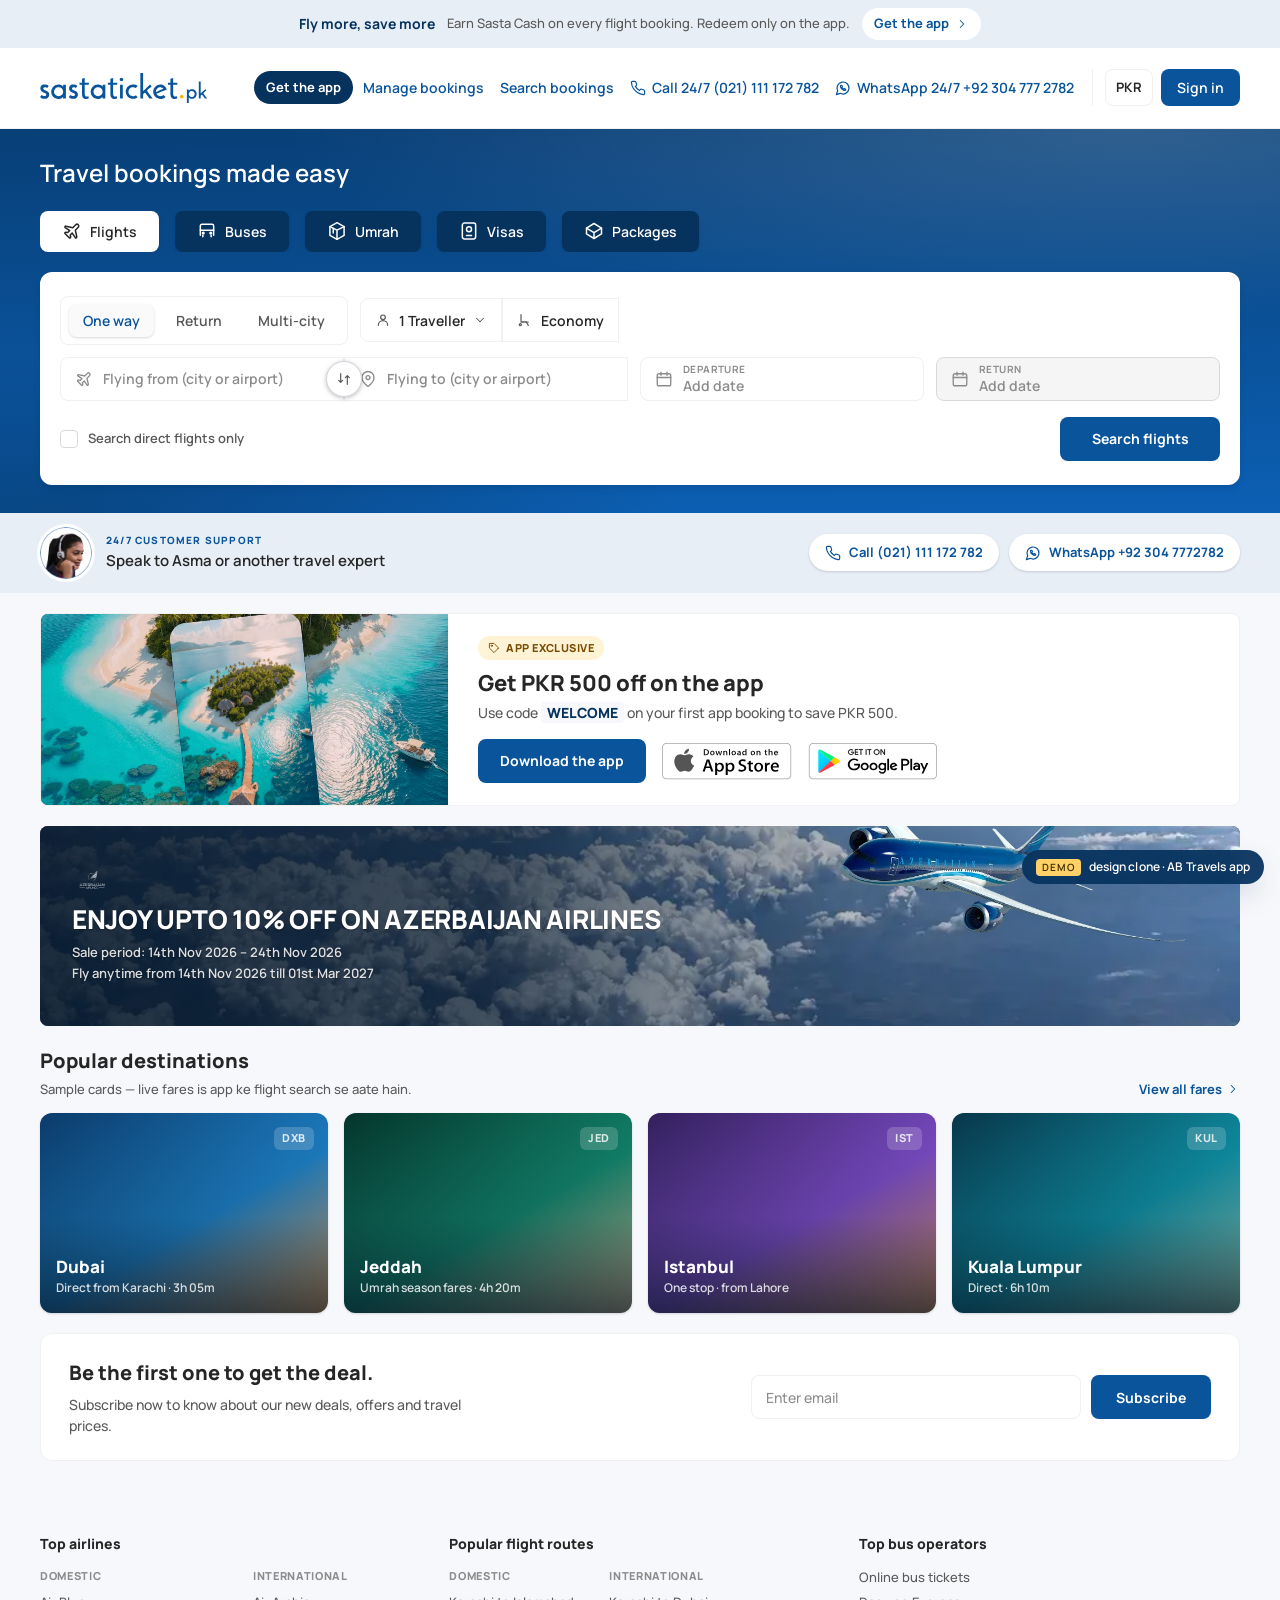
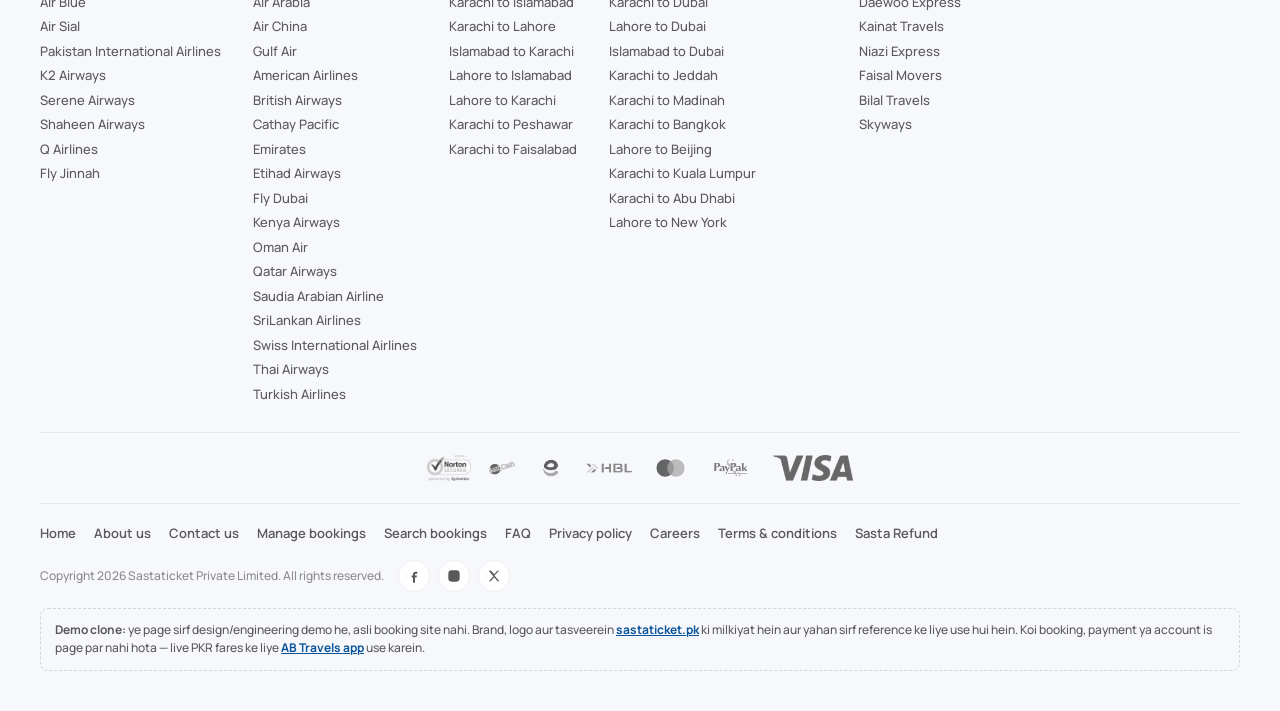
<file: demos/sastaticket-clone/index.html>
<!doctype html>
<html lang="en">
  <head>
    <meta charset="utf-8" />
    <meta name="viewport" content="width=device-width, initial-scale=1" />
    <title>sastaticket.pk clone — cheap flights, Umrah services, holiday packages, and bus services</title>
    <meta
      name="description"
      content="Design clone demo of the sastaticket.pk homepage: flight and bus search widget, offers, and footer. Not a booking site."
    />
    <link rel="icon" href="assets/logo-favicon-blue-bg.svg" type="image/svg+xml" />
    <link rel="stylesheet" href="styles.css" />
  </head>
  <body>
    <!-- Icon sprite ------------------------------------------------------- -->
    <svg
      xmlns="http://www.w3.org/2000/svg"
      style="display: none"
      aria-hidden="true"
      fill="none"
      stroke="currentColor"
      stroke-width="1.8"
      stroke-linecap="round"
      stroke-linejoin="round"
    >
      <symbol id="i-plane" viewBox="0 0 24 24">
        <path d="M17.8 19.2 16 11l3.5-3.5a2.12 2.12 0 0 0-3-3L13 8 4.8 6.2a1 1 0 0 0-1 1.7L9.3 11.5 6.9 13.9l-2.3-.5a1 1 0 0 0-1 1.6l2.6 2.6 2.6 2.6a1 1 0 0 0 1.6-1l-.5-2.3 2.4-2.4 3.6 5.5a1 1 0 0 0 1.7-1z" />
      </symbol>
      <symbol id="i-bus" viewBox="0 0 24 24">
        <path d="M4 17V6a2 2 0 0 1 2-2h12a2 2 0 0 1 2 2v11" />
        <path d="M4 11h16" />
        <path d="M7 17v2M17 17v2" />
        <circle cx="7.5" cy="14.5" r="1" />
        <circle cx="16.5" cy="14.5" r="1" />
      </symbol>
      <symbol id="i-kaaba" viewBox="0 0 24 24">
        <path d="M12 2 3.5 6.7v10.6L12 22l8.5-4.7V6.7z" />
        <path d="M3.5 6.7 12 11l8.5-4.3M12 11v11" />
        <path d="M7.5 8.9v5.4" />
      </symbol>
      <symbol id="i-passport" viewBox="0 0 24 24">
        <rect x="4" y="2.5" width="16" height="19" rx="2.5" />
        <circle cx="12" cy="10" r="3" />
        <path d="M9 17.5h6" />
      </symbol>
      <symbol id="i-package" viewBox="0 0 24 24">
        <path d="M3 8.5 12 3l9 5.5v7L12 21l-9-5.5z" />
        <path d="M3 8.5 12 14l9-5.5M12 14v7" />
      </symbol>
      <symbol id="i-phone" viewBox="0 0 24 24">
        <path d="M22 16.9v3a2 2 0 0 1-2.2 2 19.8 19.8 0 0 1-8.6-3.1 19.5 19.5 0 0 1-6-6A19.8 19.8 0 0 1 2.1 4.2 2 2 0 0 1 4.1 2h3a2 2 0 0 1 2 1.7c.1.9.4 1.8.7 2.6a2 2 0 0 1-.5 2.1L8.1 9.6a16 16 0 0 0 6 6l1.2-1.2a2 2 0 0 1 2.1-.5c.8.3 1.7.6 2.6.7a2 2 0 0 1 1.7 2z" />
      </symbol>
      <symbol id="i-whatsapp" viewBox="0 0 24 24">
        <path d="M7.9 20A9 9 0 1 0 4 16.1L2 22Z" />
        <path d="M8.6 8.4c.2-.5.4-.5.7-.5h.5c.2 0 .4 0 .6.5l.7 1.6c.1.3 0 .5-.2.7l-.5.5c-.2.2-.2.4 0 .7.3.5.9 1.2 1.6 1.6.4.2.5.2.7 0l.5-.5c.2-.2.4-.2.7-.1l1.6.7c.4.2.5.4.5.6v.5c0 .3 0 .5-.5.7-.5.2-1.2.3-1.9.1-1.6-.5-3.2-1.7-4.2-3-1-1.3-1.3-2.4-1.1-3.6z" />
      </symbol>
      <symbol id="i-chevron-down" viewBox="0 0 24 24">
        <path d="m6 9 6 6 6-6" />
      </symbol>
      <symbol id="i-chevron-left" viewBox="0 0 24 24">
        <path d="m15 18-6-6 6-6" />
      </symbol>
      <symbol id="i-chevron-right" viewBox="0 0 24 24">
        <path d="m9 18 6-6-6-6" />
      </symbol>
      <symbol id="i-calendar" viewBox="0 0 24 24">
        <rect x="3" y="5" width="18" height="16" rx="2.5" />
        <path d="M8 3v4M16 3v4M3 10h18" />
      </symbol>
      <symbol id="i-swap" viewBox="0 0 24 24">
        <path d="M7 4v13M7 17l-3-3M7 17l3-3" />
        <path d="M17 20V7M17 7l-3 3M17 7l3 3" />
      </symbol>
      <symbol id="i-check" viewBox="0 0 24 24">
        <path d="m5 12 4.5 4.5L19 7" />
      </symbol>
      <symbol id="i-user" viewBox="0 0 24 24">
        <circle cx="12" cy="8" r="3.5" />
        <path d="M5 20a7 7 0 0 1 14 0" />
      </symbol>
      <symbol id="i-seat" viewBox="0 0 24 24">
        <path d="M6 4v9a2 2 0 0 0 2 2h6l3 5" />
        <path d="M6 15h11" />
        <circle cx="5" cy="19" r="1.6" />
      </symbol>
      <symbol id="i-pin" viewBox="0 0 24 24">
        <path d="M20 10c0 6-8 12-8 12S4 16 4 10a8 8 0 0 1 16 0z" />
        <circle cx="12" cy="10" r="2.6" />
      </symbol>
      <symbol id="i-tag" viewBox="0 0 24 24">
        <path d="M20.6 12.6 12 21.2 2.8 12V2.8H12l8.6 8.6a1.2 1.2 0 0 1 0 1.2z" />
        <circle cx="7.5" cy="7.5" r="1.4" />
      </symbol>
      <symbol id="i-menu" viewBox="0 0 24 24">
        <path d="M4 7h16M4 12h16M4 17h16" />
      </symbol>
      <symbol id="i-close" viewBox="0 0 24 24">
        <path d="M6 6l12 12M18 6 6 18" />
      </symbol>
      <symbol id="i-facebook" viewBox="0 0 24 24" fill="currentColor" stroke="none">
        <path d="M14.5 8.5H17V5.6h-2.9c-2 0-3.6 1.6-3.6 3.6v2h-2v3h2V22h3v-7.8h2.4l.4-3h-2.8V9.4c0-.5.4-.9 1-.9z" />
      </symbol>
      <symbol id="i-instagram" viewBox="0 0 24 24">
        <rect x="3.5" y="3.5" width="17" height="17" rx="5" />
        <circle cx="12" cy="12" r="4" />
        <circle cx="17" cy="7" r="1" />
      </symbol>
      <symbol id="i-x" viewBox="0 0 24 24" fill="currentColor" stroke="none">
        <path d="M4 4l7 8.5L4.4 20H7l5.3-6 4.9 6H20l-7.3-8.8L19.6 4H17l-4.7 5.4L7.6 4z" />
      </symbol>
    </svg>

    <a class="demo-badge" href="../../index.html" title="Ye sastaticket.pk ka design clone demo he — AB Travels app par wapas">
      <span>Demo</span> design clone · AB Travels app
    </a>

    <!-- Top strip -------------------------------------------------------- -->
    <div class="topbar">
      <div class="wrap topbar-inner">
        <strong>Fly more, save more</strong>
        <p>Earn Sasta Cash on every flight booking. Redeem only on the app.</p>
        <a class="topbar-link" href="https://links.sastaticket.pk/download-app?p=hp-topbar" rel="noopener" target="_blank">
          Get the app
          <svg width="14" height="14" aria-hidden="true"><use href="#i-chevron-right" /></svg>
        </a>
      </div>
    </div>

    <!-- Header ---------------------------------------------------------- -->
    <header class="site-header">
      <div class="wrap header-inner">
        <a class="brand" href="index.html" aria-label="sastaticket.pk clone home">
          <img src="assets/logo-full-name-blue.svg" alt="sastaticket.pk" />
        </a>
        <button class="header-toggle" id="navToggle" aria-expanded="false" aria-controls="headerNav" aria-label="Open menu">
          <svg width="22" height="22" aria-hidden="true"><use href="#i-menu" /></svg>
        </button>
        <nav class="header-nav" id="headerNav" aria-label="Main">
          <a class="pill-app" href="https://links.sastaticket.pk/download-app?p=header-app" target="_blank" rel="noopener">
            Get the app
          </a>
          <a class="nav-item" href="https://www.sastaticket.pk/air/account/bookings" target="_blank" rel="noopener">Manage bookings</a>
          <a class="nav-item" href="https://www.sastaticket.pk/air/bookings/search" target="_blank" rel="noopener">Search bookings</a>
          <a class="nav-item is-optional" href="tel:+9221111172782">
            <svg width="16" height="16" aria-hidden="true"><use href="#i-phone" /></svg>
            Call 24/7 (021) 111 172 782
          </a>
          <a class="nav-item is-optional" href="https://wa.me/923047772782" target="_blank" rel="noopener">
            <svg width="16" height="16" aria-hidden="true"><use href="#i-whatsapp" /></svg>
            WhatsApp 24/7 +92 304 777 2782
          </a>
          <span class="nav-actions">
            <button class="currency" type="button" title="Demo currency selector">PKR</button>
            <a class="signin" href="https://www.sastaticket.pk/air/account/bookings" target="_blank" rel="noopener">Sign in</a>
          </span>
        </nav>
      </div>
    </header>

    <main>
      <!-- Hero --------------------------------------------------------- -->
      <section class="hero">
        <div class="wrap hero-inner">
          <p class="hero-title">Travel bookings made easy</p>

          <div class="product-tabs" role="tablist" aria-label="Booking type">
            <button class="product-tab" type="button" role="tab" id="tab-flights" aria-selected="true" aria-controls="pane-flights" data-pane="flights">
              <svg width="20" height="20" aria-hidden="true"><use href="#i-plane" /></svg>
              Flights
            </button>
            <button class="product-tab" type="button" role="tab" id="tab-buses" aria-selected="false" aria-controls="pane-buses" data-pane="buses">
              <svg width="20" height="20" aria-hidden="true"><use href="#i-bus" /></svg>
              Buses
            </button>
            <button class="product-tab" type="button" role="tab" id="tab-umrah" aria-selected="false" aria-controls="pane-other" data-pane="umrah">
              <svg width="20" height="20" aria-hidden="true"><use href="#i-kaaba" /></svg>
              Umrah
            </button>
            <button class="product-tab" type="button" role="tab" id="tab-visas" aria-selected="false" aria-controls="pane-other" data-pane="visas">
              <svg width="20" height="20" aria-hidden="true"><use href="#i-passport" /></svg>
              Visas
            </button>
            <button class="product-tab" type="button" role="tab" id="tab-packages" aria-selected="false" aria-controls="pane-other" data-pane="packages">
              <svg width="20" height="20" aria-hidden="true"><use href="#i-package" /></svg>
              Packages
            </button>
          </div>

          <!-- Flights pane ---------------------------------------------- -->
          <div class="search-card" id="pane-flights" role="tabpanel" aria-labelledby="tab-flights">
            <div class="search-row">
              <div class="trip-switch" role="group" aria-label="Trip type">
                <button type="button" data-trip="oneway" aria-pressed="true">One way</button>
                <button type="button" data-trip="return" aria-pressed="false">Return</button>
                <button type="button" data-trip="multi" aria-pressed="false">Multi-city</button>
              </div>

              <div class="pax-switch">
                <button class="pax-field" type="button" id="paxBtn" aria-haspopup="dialog" aria-expanded="false" aria-controls="paxPop">
                  <svg width="16" height="16" aria-hidden="true"><use href="#i-user" /></svg>
                  <span class="pax-text" id="paxText">1 Traveller</span>
                  <svg width="14" height="14" aria-hidden="true"><use href="#i-chevron-down" /></svg>
                </button>
                <button class="pax-field" type="button" id="cabinBtn" aria-haspopup="dialog" aria-expanded="false" aria-controls="paxPop">
                  <svg width="16" height="16" aria-hidden="true"><use href="#i-seat" /></svg>
                  <span class="pax-text" id="cabinText">Economy</span>
                </button>

                <div class="popover pax-pop" id="paxPop" role="dialog" aria-label="Travellers and cabin class" hidden>
                  <div class="pax-row">
                    <div>
                      <p>Adults</p>
                      <small>12 years and above</small>
                    </div>
                    <div class="stepper">
                      <button type="button" data-step="adults" data-dir="-1" aria-label="Fewer adults" disabled>−</button>
                      <output id="outAdults">1</output>
                      <button type="button" data-step="adults" data-dir="1" aria-label="More adults">+</button>
                    </div>
                  </div>
                  <div class="pax-row">
                    <div>
                      <p>Children</p>
                      <small>2 to 11 years</small>
                    </div>
                    <div class="stepper">
                      <button type="button" data-step="children" data-dir="-1" aria-label="Fewer children" disabled>−</button>
                      <output id="outChildren">0</output>
                      <button type="button" data-step="children" data-dir="1" aria-label="More children">+</button>
                    </div>
                  </div>
                  <div class="pax-row">
                    <div>
                      <p>Infants</p>
                      <small>Under 2 years, on lap</small>
                    </div>
                    <div class="stepper">
                      <button type="button" data-step="infants" data-dir="-1" aria-label="Fewer infants" disabled>−</button>
                      <output id="outInfants">0</output>
                      <button type="button" data-step="infants" data-dir="1" aria-label="More infants">+</button>
                    </div>
                  </div>
                  <ul class="cabin-list" role="radiogroup" aria-label="Cabin class">
                    <li><button type="button" role="radio" aria-checked="true" data-cabin="Economy">Economy</button></li>
                    <li><button type="button" role="radio" aria-checked="false" data-cabin="Premium economy">Premium economy</button></li>
                    <li><button type="button" role="radio" aria-checked="false" data-cabin="Business">Business</button></li>
                    <li><button type="button" role="radio" aria-checked="false" data-cabin="First">First</button></li>
                  </ul>
                </div>
              </div>
            </div>

            <div class="search-fields">
              <div class="airport-pair">
                <div class="airport-field" id="fromField">
                  <svg width="18" height="18" aria-hidden="true"><use href="#i-plane" /></svg>
                  <label for="fromInput">From</label>
                  <input
                    class="field-value"
                    id="fromInput"
                    type="text"
                    placeholder="Flying from (city or airport)"
                    autocomplete="off"
                    role="combobox"
                    aria-expanded="false"
                    aria-controls="cityPop"
                    aria-autocomplete="list"
                  />
                </div>
                <button class="swap-btn" type="button" id="swapBtn" aria-label="Swap origin and destination">
                  <svg width="16" height="16" aria-hidden="true"><use href="#i-swap" /></svg>
                </button>
                <div class="airport-field" id="toField">
                  <svg width="18" height="18" aria-hidden="true"><use href="#i-pin" /></svg>
                  <label for="toInput">To</label>
                  <input
                    class="field-value"
                    id="toInput"
                    type="text"
                    placeholder="Flying to (city or airport)"
                    autocomplete="off"
                    role="combobox"
                    aria-expanded="false"
                    aria-controls="cityPop"
                    aria-autocomplete="list"
                  />
                </div>
                <div class="popover city-pop" id="cityPop" role="listbox" aria-label="Cities" hidden></div>
              </div>

              <button class="date-field" type="button" id="depBtn" aria-haspopup="dialog" aria-expanded="false" aria-controls="calPop">
                <svg width="18" height="18" aria-hidden="true"><use href="#i-calendar" /></svg>
                <span>
                  <span class="date-caption">Departure</span>
                  <span class="date-value" id="depValue" data-empty="true">Add date</span>
                </span>
              </button>

              <button class="date-field" type="button" id="retBtn" aria-haspopup="dialog" aria-expanded="false" aria-controls="calPop" disabled>
                <svg width="18" height="18" aria-hidden="true"><use href="#i-calendar" /></svg>
                <span>
                  <span class="date-caption">Return</span>
                  <span class="date-value" id="retValue" data-empty="true">Add date</span>
                </span>
              </button>

              <div class="popover cal-pop" id="calPop" role="dialog" aria-label="Choose a date" hidden></div>
            </div>

            <div class="search-foot">
              <label class="checkbox">
                <input type="checkbox" id="nonstop" />
                <span class="box"><svg width="12" height="12" aria-hidden="true"><use href="#i-check" /></svg></span>
                Search direct flights only
              </label>
              <button class="btn-primary" type="button" id="searchBtn">Search flights</button>
            </div>

            <div class="notice" id="notice" hidden></div>
          </div>

          <!-- Buses pane ------------------------------------------------ -->
          <div class="search-card bus-panel" id="pane-buses" role="tabpanel" aria-labelledby="tab-buses" hidden>
            <div class="search-row">
              <div class="trip-switch" role="group" aria-label="Trip type">
                <button type="button" aria-pressed="true" disabled>One way</button>
                <button type="button" aria-pressed="false" disabled>Return</button>
              </div>
            </div>
            <div class="bus-fields">
              <div class="airport-pair">
                <div class="airport-field">
                  <svg width="18" height="18" aria-hidden="true"><use href="#i-pin" /></svg>
                  <label for="busFrom">From</label>
                  <input class="field-value" id="busFrom" type="text" placeholder="Departure city" autocomplete="off" />
                </div>
                <div class="airport-field">
                  <svg width="18" height="18" aria-hidden="true"><use href="#i-pin" /></svg>
                  <label for="busTo">To</label>
                  <input class="field-value" id="busTo" type="text" placeholder="Arrival city" autocomplete="off" />
                </div>
              </div>
              <button class="date-field" type="button" id="busDateBtn">
                <svg width="18" height="18" aria-hidden="true"><use href="#i-calendar" /></svg>
                <span>
                  <span class="date-caption">Travel date</span>
                  <span class="date-value" id="busDateValue" data-empty="true">Add date</span>
                </span>
              </button>
            </div>
            <p class="bus-note">Online bus tickets: Daewoo Express, Faisal Movers, Niazi Express, Kainat Travels.</p>
            <div class="search-foot">
              <span></span>
              <button class="btn-primary" type="button" id="busSearchBtn">Search buses</button>
            </div>
            <div class="notice" id="busNotice" hidden></div>
          </div>

          <!-- Other products pane --------------------------------------- -->
          <div class="search-card" id="pane-other" role="tabpanel" aria-labelledby="tab-umrah" hidden>
            <h2 style="margin: 0 0 6px; font-size: 18px; font-weight: 800" id="otherTitle">Umrah packages</h2>
            <p style="margin: 0 0 14px; color: var(--muted); font-size: 14px" id="otherBody">
              Is demo clone mein sirf flights aur buses ka search widget bana he.
            </p>
            <a class="btn-primary" href="https://www.sastaticket.pk/pages/umrah-packages" target="_blank" rel="noopener" id="otherLink">
              Asli page kholen
            </a>
          </div>
        </div>
      </section>

      <!-- Support strip ------------------------------------------------ -->
      <section class="support">
        <div class="wrap support-inner">
          <div class="support-left">
            <img class="support-avatar" src="assets/customer-support-agent.webp" alt="Customer support agent" width="52" height="52" />
            <div>
              <strong>24/7 customer support</strong>
              <p>Speak to Asma or another travel expert</p>
            </div>
          </div>
          <div class="support-actions">
            <a href="tel:+9221111172782">
              <svg width="16" height="16" aria-hidden="true"><use href="#i-phone" /></svg>
              Call (021) 111 172 782
            </a>
            <a href="https://wa.me/923047772782" target="_blank" rel="noopener">
              <svg width="16" height="16" aria-hidden="true"><use href="#i-whatsapp" /></svg>
              WhatsApp +92 304 7772782
            </a>
          </div>
        </div>
      </section>

      <!-- Content stack ------------------------------------------------ -->
      <div class="wrap stack">
        <section class="offer" aria-labelledby="offerTitle">
          <div class="offer-media">
            <img src="assets/island-resort-full.webp" alt="Island resort" loading="lazy" />
            <div class="offer-phone">
              <img src="assets/island-resort-full.webp" alt="" aria-hidden="true" loading="lazy" />
            </div>
          </div>
          <div class="offer-body">
            <div>
              <span class="offer-kicker">
                <svg width="12" height="12" aria-hidden="true"><use href="#i-tag" /></svg>
                App exclusive
              </span>
              <h2 id="offerTitle">Get PKR 500 off on the app</h2>
              <p>Use code <code>WELCOME</code> on your first app booking to save PKR 500.</p>
            </div>
            <div class="offer-cta">
              <a class="btn-primary" href="https://links.sastaticket.pk/download-app?p=hp-app-banner" target="_blank" rel="noopener">
                Download the app
              </a>
              <a href="https://apps.apple.com/pk/app/sastaticket-pk-flights-bus/id1564441908" target="_blank" rel="noopener">
                <img src="assets/app-store.svg" alt="Download on the App Store" height="38" />
              </a>
              <a href="https://play.google.com/store/apps/details?id=com.pk.sastaticket" target="_blank" rel="noopener">
                <img src="assets/google-play.svg" alt="Get it on Google Play" height="38" />
              </a>
            </div>
          </div>
        </section>

        <a class="promo" href="https://www.sastaticket.pk/airline/azerbaijan-airlines" target="_blank" rel="noopener" aria-label="Azerbaijan Airlines — up to 10% off">
          <img class="promo-bg" src="assets/azal/sky.webp" alt="" aria-hidden="true" loading="lazy" />
          <img class="promo-plane" src="assets/azal/plane.webp" alt="" aria-hidden="true" loading="lazy" />
          <div class="promo-content">
            <img class="promo-logo" src="assets/azal/logo-desktop.svg" alt="Azerbaijan Airlines" />
            <h2>Enjoy upto 10% off on Azerbaijan Airlines</h2>
            <div class="promo-meta">
              <span>Sale period: 14th Nov 2026 – 24th Nov 2026</span>
              <span>Fly anytime from 14th Nov 2026 till 01st Mar 2027</span>
            </div>
          </div>
        </a>

        <section aria-labelledby="destTitle">
          <div class="section-head">
            <div>
              <h2 id="destTitle">Popular destinations</h2>
              <p>Sample cards — live fares is app ke flight search se aate hain.</p>
            </div>
            <a class="link-more" href="https://www.sastaticket.pk/flights/cheap-flights-from-karachi-to-dubai" target="_blank" rel="noopener">
              View all fares
              <svg width="14" height="14" aria-hidden="true"><use href="#i-chevron-right" /></svg>
            </a>
          </div>
          <div class="dest-grid">
            <a class="dest-card" href="https://www.sastaticket.pk/flights/cheap-flights-from-karachi-to-dubai" target="_blank" rel="noopener" style="--dest-bg: linear-gradient(150deg, #0b3b6b, #1d7fc4 55%, #f0b16a)">
              <span class="dest-code">DXB</span>
              <h3>Dubai</h3>
              <span>Direct from Karachi · 3h 05m</span>
            </a>
            <a class="dest-card" href="https://www.sastaticket.pk/flights/cheap-flights-from-karachi-to-jeddah" target="_blank" rel="noopener" style="--dest-bg: linear-gradient(150deg, #04352c, #12836a 55%, #d8c59a)">
              <span class="dest-code">JED</span>
              <h3>Jeddah</h3>
              <span>Umrah season fares · 4h 20m</span>
            </a>
            <a class="dest-card" href="https://www.sastaticket.pk/flights/cheap-flights-from-lahore-to-istanbul" target="_blank" rel="noopener" style="--dest-bg: linear-gradient(150deg, #33205c, #7b4bc4 55%, #e9a06b)">
              <span class="dest-code">IST</span>
              <h3>Istanbul</h3>
              <span>One stop · from Lahore</span>
            </a>
            <a class="dest-card" href="https://www.sastaticket.pk/flights/cheap-flights-from-karachi-to-kuala-lumpur" target="_blank" rel="noopener" style="--dest-bg: linear-gradient(150deg, #08364a, #0f8fa3 55%, #9fd8c0)">
              <span class="dest-code">KUL</span>
              <h3>Kuala Lumpur</h3>
              <span>Direct · 6h 10m</span>
            </a>
          </div>
        </section>

        <section class="newsletter" aria-labelledby="nlTitle">
          <div>
            <h2 id="nlTitle">Be the first one to get the deal.</h2>
            <p>Subscribe now to know about our new deals, offers and travel prices.</p>
          </div>
          <form class="newsletter-form" id="nlForm" novalidate>
            <label class="sr-only" for="nlEmail">Email address</label>
            <input type="email" id="nlEmail" name="email" placeholder="Enter email" required />
            <button class="btn-primary" type="submit" style="min-width: 120px">Subscribe</button>
            <p class="newsletter-msg" id="nlMsg" role="status" hidden></p>
          </form>
        </section>
      </div>
    </main>

    <!-- Footer ----------------------------------------------------------- -->
    <footer class="site-footer">
      <div class="footer-inner">
        <div class="footer-cols">
          <div class="footer-block">
            <h5>Top airlines</h5>
            <div class="footer-lists">
              <div>
                <span class="footer-col-title">Domestic</span>
                <div class="footer-links">
                  <a href="https://www.sastaticket.pk/airline/air-blue" target="_blank" rel="noopener">Air Blue</a>
                  <a href="https://www.sastaticket.pk/airline/air-sial" target="_blank" rel="noopener">Air Sial</a>
                  <a href="https://www.sastaticket.pk/airline/pakistan-international-airlines" target="_blank" rel="noopener">Pakistan International Airlines</a>
                  <a href="https://www.sastaticket.pk/airline/k2-airways" target="_blank" rel="noopener">K2 Airways</a>
                  <a href="https://www.sastaticket.pk/airline/serene-air" target="_blank" rel="noopener">Serene Airways</a>
                  <a href="https://www.sastaticket.pk/airline/shaheen-air" target="_blank" rel="noopener">Shaheen Airways</a>
                  <a href="https://www.sastaticket.pk/airline/q-airlines" target="_blank" rel="noopener">Q Airlines</a>
                  <a href="https://www.sastaticket.pk/airline/fly-jinnah" target="_blank" rel="noopener">Fly Jinnah</a>
                </div>
              </div>
              <div>
                <span class="footer-col-title">International</span>
                <div class="footer-links">
                  <a href="https://www.sastaticket.pk/airline/air-arabia" target="_blank" rel="noopener">Air Arabia</a>
                  <a href="https://www.sastaticket.pk/airline/air-china" target="_blank" rel="noopener">Air China</a>
                  <a href="https://www.sastaticket.pk/airline/gulf-air" target="_blank" rel="noopener">Gulf Air</a>
                  <a href="https://www.sastaticket.pk/airline/american-airlines" target="_blank" rel="noopener">American Airlines</a>
                  <a href="https://www.sastaticket.pk/airline/british-airways" target="_blank" rel="noopener">British Airways</a>
                  <a href="https://www.sastaticket.pk/airline/cathay-pacific" target="_blank" rel="noopener">Cathay Pacific</a>
                  <a href="https://www.sastaticket.pk/airline/emirates" target="_blank" rel="noopener">Emirates</a>
                  <a href="https://www.sastaticket.pk/airline/etihad-airways" target="_blank" rel="noopener">Etihad Airways</a>
                  <a href="https://www.sastaticket.pk/airline/fly-dubai" target="_blank" rel="noopener">Fly Dubai</a>
                  <a href="https://www.sastaticket.pk/airline/kenya-airways" target="_blank" rel="noopener">Kenya Airways</a>
                  <a href="https://www.sastaticket.pk/airline/oman-air" target="_blank" rel="noopener">Oman Air</a>
                  <a href="https://www.sastaticket.pk/airline/qatar-airways" target="_blank" rel="noopener">Qatar Airways</a>
                  <a href="https://www.sastaticket.pk/airline/saudi-arabian-airline" target="_blank" rel="noopener">Saudia Arabian Airline</a>
                  <a href="https://www.sastaticket.pk/airline/srilankan-airlines" target="_blank" rel="noopener">SriLankan Airlines</a>
                  <a href="https://www.sastaticket.pk/airline/swiss-international-airlines" target="_blank" rel="noopener">Swiss International Airlines</a>
                  <a href="https://www.sastaticket.pk/airline/thai-airways" target="_blank" rel="noopener">Thai Airways</a>
                  <a href="https://www.sastaticket.pk/airline/turkish-airlines" target="_blank" rel="noopener">Turkish Airlines</a>
                </div>
              </div>
            </div>
          </div>

          <div class="footer-block">
            <h5>Popular flight routes</h5>
            <div class="footer-lists">
              <div>
                <span class="footer-col-title">Domestic</span>
                <div class="footer-links">
                  <a href="https://www.sastaticket.pk/flights/cheap-flights-from-karachi-to-islamabad" target="_blank" rel="noopener">Karachi to Islamabad</a>
                  <a href="https://www.sastaticket.pk/flights/cheap-flights-from-karachi-to-lahore" target="_blank" rel="noopener">Karachi to Lahore</a>
                  <a href="https://www.sastaticket.pk/flights/cheap-flights-from-islamabad-to-karachi" target="_blank" rel="noopener">Islamabad to Karachi</a>
                  <a href="https://www.sastaticket.pk/flights/cheap-flights-from-lahore-to-islamabad" target="_blank" rel="noopener">Lahore to Islamabad</a>
                  <a href="https://www.sastaticket.pk/flights/cheap-flights-from-lahore-to-karachi" target="_blank" rel="noopener">Lahore to Karachi</a>
                  <a href="https://www.sastaticket.pk/flights/cheap-flights-from-karachi-to-peshawar" target="_blank" rel="noopener">Karachi to Peshawar</a>
                  <a href="https://www.sastaticket.pk/flights/cheap-flights-from-karachi-to-faisalabad" target="_blank" rel="noopener">Karachi to Faisalabad</a>
                </div>
              </div>
              <div>
                <span class="footer-col-title">International</span>
                <div class="footer-links">
                  <a href="https://www.sastaticket.pk/flights/cheap-flights-from-karachi-to-dubai" target="_blank" rel="noopener">Karachi to Dubai</a>
                  <a href="https://www.sastaticket.pk/flights/cheap-flights-from-lahore-to-dubai" target="_blank" rel="noopener">Lahore to Dubai</a>
                  <a href="https://www.sastaticket.pk/flights/cheap-flights-from-islamabad-to-dubai" target="_blank" rel="noopener">Islamabad to Dubai</a>
                  <a href="https://www.sastaticket.pk/flights/cheap-flights-from-karachi-to-jeddah" target="_blank" rel="noopener">Karachi to Jeddah</a>
                  <a href="https://www.sastaticket.pk/flights/cheap-flights-from-karachi-to-madinah" target="_blank" rel="noopener">Karachi to Madinah</a>
                  <a href="https://www.sastaticket.pk/flights/cheap-flights-from-karachi-to-bangkok" target="_blank" rel="noopener">Karachi to Bangkok</a>
                  <a href="https://www.sastaticket.pk/flights/cheap-flights-from-lahore-to-beijing" target="_blank" rel="noopener">Lahore to Beijing</a>
                  <a href="https://www.sastaticket.pk/flights/cheap-flights-from-karachi-to-kuala-lumpur" target="_blank" rel="noopener">Karachi to Kuala Lumpur</a>
                  <a href="https://www.sastaticket.pk/flights/cheap-flights-from-karachi-to-abu-dhabi" target="_blank" rel="noopener">Karachi to Abu Dhabi</a>
                  <a href="https://www.sastaticket.pk/flights/cheap-flights-from-lahore-to-new-york" target="_blank" rel="noopener">Lahore to New York</a>
                </div>
              </div>
            </div>
          </div>

          <div class="footer-block">
            <h5>Top bus operators</h5>
            <div class="footer-links">
              <a href="https://www.sastaticket.pk/bus-tickets" target="_blank" rel="noopener">Online bus tickets</a>
              <a href="https://www.sastaticket.pk/bus-tickets/daewoo-express" target="_blank" rel="noopener">Daewoo Express</a>
              <a href="https://www.sastaticket.pk/bus-tickets/kainat-travels" target="_blank" rel="noopener">Kainat Travels</a>
              <a href="https://www.sastaticket.pk/bus-tickets/niazi-express" target="_blank" rel="noopener">Niazi Express</a>
              <a href="https://www.sastaticket.pk/bus-tickets/faisal-movers" target="_blank" rel="noopener">Faisal Movers</a>
              <a href="https://www.sastaticket.pk/bus-tickets/bilal-travels" target="_blank" rel="noopener">Bilal Travels</a>
              <a href="https://www.sastaticket.pk/bus-tickets/skyways" target="_blank" rel="noopener">Skyways</a>
            </div>
          </div>
        </div>

        <div class="footer-pay">
          <img src="assets/partner-norton.webp" alt="Norton" loading="lazy" />
          <img src="assets/partner-jazzcash.webp" alt="JazzCash" loading="lazy" />
          <img src="assets/partner-easypaisa.webp" alt="Easypaisa" loading="lazy" />
          <img src="assets/partner-hbl.webp" alt="HBL" loading="lazy" />
          <img src="assets/partner-mastercard.webp" alt="Mastercard" loading="lazy" />
          <img src="assets/partner-paypak.webp" alt="PayPak" loading="lazy" />
          <img src="assets/partner-visa.webp" alt="Visa" loading="lazy" />
        </div>

        <div class="footer-bottom">
          <nav aria-label="Footer">
            <a href="index.html">Home</a>
            <a href="https://www.sastaticket.pk/pages/about-us" target="_blank" rel="noopener">About us</a>
            <a href="https://www.sastaticket.pk/pages/contact-us/" target="_blank" rel="noopener">Contact us</a>
            <a href="https://www.sastaticket.pk/air/account/bookings" target="_blank" rel="noopener">Manage bookings</a>
            <a href="https://www.sastaticket.pk/air/bookings/search" target="_blank" rel="noopener">Search bookings</a>
            <a href="https://www.sastaticket.pk/pages/faqs" target="_blank" rel="noopener">FAQ</a>
            <a href="https://www.sastaticket.pk/pages/privacy-policy" target="_blank" rel="noopener">Privacy policy</a>
            <a href="https://sastaticket.pk/pages/career" target="_blank" rel="noopener">Careers</a>
            <a href="https://www.sastaticket.pk/pages/terms-and-conditions" target="_blank" rel="noopener">Terms &amp; conditions</a>
            <a href="https://www.sastaticket.pk/pages/free-cancellation-faq" target="_blank" rel="noopener">Sasta Refund</a>
          </nav>
          <div class="footer-meta">
            <p>Copyright 2026 Sastaticket Private Limited. All rights reserved.</p>
            <div class="footer-social">
              <a href="https://www.facebook.com/sastaticket.pk/" target="_blank" rel="noopener" aria-label="Facebook">
                <svg width="16" height="16" aria-hidden="true"><use href="#i-facebook" /></svg>
              </a>
              <a href="https://www.instagram.com/sastaticket.pk/" target="_blank" rel="noopener" aria-label="Instagram">
                <svg width="16" height="16" aria-hidden="true"><use href="#i-instagram" /></svg>
              </a>
              <a href="https://twitter.com/sastaticketpk" target="_blank" rel="noopener" aria-label="X">
                <svg width="16" height="16" aria-hidden="true"><use href="#i-x" /></svg>
              </a>
            </div>
          </div>
        </div>
      </div>

      <p class="footer-note">
        <strong>Demo clone:</strong> ye page sirf design/engineering demo he, asli booking site nahi. Brand,
        logo aur tasveerein <a href="https://www.sastaticket.pk/" target="_blank" rel="noopener">sastaticket.pk</a>
        ki milkiyat hein aur yahan sirf reference ke liye use hui hein. Koi booking, payment ya
        account is page par nahi hota — live PKR fares ke liye
        <a href="../../index.html">AB Travels app</a> use karein.
      </p>
    </footer>

    <script src="app.js"></script>
  </body>
</html>
</file>
<file: demos/sastaticket-clone/styles.css>
/* ==========================================================================
   sastaticket.pk homepage clone — demo stylesheet
   Design tokens read from the live site (computed styles), not guessed.
   ========================================================================== */

@font-face {
  font-family: "Manrope";
  src: url("assets/fonts/Manrope.ttf") format("truetype");
  font-weight: 200 800;
  font-display: swap;
}

:root {
  --navy: #06325e;
  --navy-deep: #042545;
  --blue: #0a549c;
  --blue-bright: #0d68c4;
  --blue-soft: #e7eef5;
  --ink: #262626;
  --muted: #595959;
  --muted-2: #8c8c8c;
  --line: #f0f0f0;
  --line-2: #d9d9d9;
  --bg: #f7f8fb;
  --card: #ffffff;
  --pill: #fafafa;
  --radius: 8px;
  --radius-lg: 12px;
  --shadow-sm: 0 1px 3px rgba(16, 24, 40, 0.1), 0 1px 2px rgba(16, 24, 40, 0.06);
  --shadow-md: 0 4px 8px -2px rgba(16, 24, 40, 0.1), 0 2px 4px -2px rgba(16, 24, 40, 0.06);
  --shadow-lg: 0 12px 32px -8px rgba(6, 50, 94, 0.28);
  --header-h: 80px;
  --wide: 1280px;
  --pad: 40px;
}

* {
  box-sizing: border-box;
}

html {
  -webkit-text-size-adjust: 100%;
}

body {
  margin: 0;
  font-family: "Manrope", -apple-system, BlinkMacSystemFont, "Segoe UI", Roboto,
    "Helvetica Neue", Arial, sans-serif;
  font-size: 16px;
  font-weight: 500;
  color: var(--ink);
  background: var(--bg);
  line-height: 1.5;
}

img,
svg {
  display: block;
  max-width: 100%;
}

/* Inline sprite icons: line style by default, filled where the symbol asks. */
svg {
  fill: none;
  stroke: currentColor;
  stroke-width: 1.8;
  stroke-linecap: round;
  stroke-linejoin: round;
}

.footer-social svg {
  fill: currentColor;
  stroke: none;
}

a {
  color: inherit;
  text-decoration: none;
}

button,
input,
select {
  font: inherit;
  color: inherit;
}

button {
  cursor: pointer;
  border: 0;
  background: none;
}

:focus-visible {
  outline: 2px solid var(--blue-bright);
  outline-offset: 2px;
}

.wrap {
  width: 100%;
  max-width: var(--wide);
  margin: 0 auto;
  padding: 0 var(--pad);
}

.sr-only {
  position: absolute;
  width: 1px;
  height: 1px;
  padding: 0;
  margin: -1px;
  overflow: hidden;
  clip: rect(0 0 0 0);
  white-space: nowrap;
  border: 0;
}

/* --------------------------------------------------------------------------
   Demo badge (this page is a design clone, not the real booking site)
   -------------------------------------------------------------------------- */

.demo-badge {
  position: fixed;
  right: 16px;
  bottom: 16px;
  z-index: 90;
  display: inline-flex;
  align-items: center;
  gap: 8px;
  padding: 8px 14px;
  border-radius: 999px;
  background: rgba(6, 50, 94, 0.94);
  color: #fff;
  font-size: 12px;
  font-weight: 600;
  letter-spacing: 0.01em;
  box-shadow: var(--shadow-lg);
  backdrop-filter: blur(6px);
}

.demo-badge span {
  display: inline-block;
  padding: 1px 6px;
  border-radius: 4px;
  background: #ffd166;
  color: #3d2a00;
  font-size: 10px;
  letter-spacing: 0.08em;
  text-transform: uppercase;
}

.demo-badge:hover {
  background: var(--navy);
}

/* --------------------------------------------------------------------------
   Top strip
   -------------------------------------------------------------------------- */

.topbar {
  background: var(--blue-soft);
}

.topbar-inner {
  display: flex;
  align-items: center;
  justify-content: center;
  gap: 12px;
  min-height: 44px;
  padding: 8px 0;
  text-align: center;
}

.topbar strong {
  font-size: 14px;
  font-weight: 700;
  color: var(--navy);
}

.topbar p {
  margin: 0;
  font-size: 13px;
  color: var(--muted);
}

.topbar .topbar-link {
  display: inline-flex;
  align-items: center;
  gap: 6px;
  padding: 6px 12px;
  border-radius: 999px;
  background: #fff;
  color: var(--blue);
  font-size: 13px;
  font-weight: 700;
  white-space: nowrap;
}

/* --------------------------------------------------------------------------
   Header
   -------------------------------------------------------------------------- */

.site-header {
  position: sticky;
  top: 0;
  z-index: 50;
  background: #fff;
  border-bottom: 1px solid var(--line);
}

.header-inner {
  display: flex;
  align-items: center;
  justify-content: space-between;
  gap: 24px;
  height: var(--header-h);
}

.brand {
  display: flex;
  align-items: center;
  gap: 10px;
  flex-shrink: 0;
}

.brand img {
  height: 30px;
  width: auto;
}

.brand .brand-logo-light {
  display: none;
}

.header-nav {
  display: flex;
  align-items: center;
  gap: 4px;
  font-size: 14px;
  font-weight: 600;
  color: var(--blue);
}

.header-nav .nav-item {
  display: inline-flex;
  align-items: center;
  gap: 6px;
  padding: 10px 6px;
  border-radius: var(--radius);
  white-space: nowrap;
}

.header-nav .nav-item:hover {
  background: var(--blue-soft);
}

.header-nav .nav-item svg {
  flex-shrink: 0;
}

.header-nav .nav-actions {
  display: flex;
  align-items: center;
  gap: 8px;
  margin-left: 8px;
  padding-left: 12px;
  border-left: 1px solid var(--line);
}

.header-nav .pill-app {
  display: inline-flex;
  align-items: center;
  gap: 6px;
  padding: 7px 12px;
  border-radius: 999px;
  background: var(--navy);
  color: #fff;
  font-size: 13px;
  font-weight: 700;
}

.header-nav .pill-app:hover {
  background: var(--navy-deep);
}

.header-nav .currency {
  padding: 8px 10px;
  border: 1px solid var(--line);
  border-radius: var(--radius);
  color: var(--ink);
  font-weight: 700;
  font-size: 13px;
  letter-spacing: 0.02em;
}

.header-nav .signin {
  padding: 8px 16px;
  border-radius: var(--radius);
  background: var(--blue);
  color: #fff;
  font-size: 14px;
  font-weight: 600;
}

.header-nav .signin:hover {
  background: #0b62b6;
}

.header-toggle {
  display: none;
  padding: 8px;
  border-radius: var(--radius);
  color: var(--blue);
}

/* --------------------------------------------------------------------------
   Hero + search widget
   -------------------------------------------------------------------------- */

.hero {
  position: relative;
  background: linear-gradient(179deg, #06325e -40.4%, #0d68c4 126.12%);
  padding: 28px 0 28px;
  color: #fff;
}

.hero::after {
  content: "";
  position: absolute;
  inset: 0;
  pointer-events: none;
  background: radial-gradient(
      120% 90% at 88% 0%,
      rgba(255, 255, 255, 0.16) 0%,
      rgba(255, 255, 255, 0) 55%
    ),
    radial-gradient(
      70% 60% at 4% 100%,
      rgba(3, 26, 48, 0.35) 0%,
      rgba(3, 26, 48, 0) 70%
    );
}

.hero-inner {
  position: relative;
  z-index: 1;
}

.hero-title {
  margin: 0 0 22px;
  font-size: 24px;
  font-weight: 600;
  line-height: 32px;
}

.product-tabs {
  display: flex;
  align-items: center;
  gap: 16px;
  margin-bottom: 20px;
  overflow-x: auto;
  scrollbar-width: none;
}

.product-tabs::-webkit-scrollbar {
  display: none;
}

.product-tab {
  display: inline-flex;
  align-items: center;
  gap: 8px;
  padding: 10px 22px;
  border-radius: var(--radius);
  background: var(--navy);
  color: #fff;
  font-size: 14px;
  font-weight: 600;
  white-space: nowrap;
  box-shadow: var(--shadow-sm);
  transition: background 0.16s ease, color 0.16s ease;
}

.product-tab:hover {
  background: #0a3f74;
}

.product-tab[aria-selected="true"] {
  background: #fff;
  color: var(--ink);
}

.product-tab[aria-selected="true"]:hover {
  background: #fff;
}

/* Search card -------------------------------------------------------------- */

.search-card {
  background: #fff;
  border-radius: var(--radius-lg);
  box-shadow: 0 4px 8px -2px rgba(16, 24, 40, 0.1),
    0 2px 4px -2px rgba(16, 24, 40, 0.06);
  padding: 24px 20px;
  color: var(--ink);
}

.search-row {
  display: flex;
  flex-wrap: wrap;
  align-items: center;
  gap: 12px;
}

.trip-switch {
  display: flex;
  align-items: center;
  gap: 8px;
  padding: 7px 8px;
  border: 1px solid var(--line);
  border-radius: var(--radius);
  background: #fff;
}

.trip-switch button {
  padding: 6px 14px;
  border-radius: 6px;
  font-size: 14px;
  font-weight: 600;
  color: var(--muted);
  transition: background 0.15s ease, color 0.15s ease;
}

.trip-switch button[aria-pressed="true"] {
  background: var(--pill);
  border-radius: var(--radius);
  color: var(--blue);
  box-shadow: var(--shadow-sm);
}

.pax-switch {
  position: relative;
  display: flex;
  flex: 1 1 320px;
  min-width: 260px;
}

.pax-field {
  display: inline-flex;
  align-items: center;
  gap: 8px;
  height: 44px;
  padding: 0 14px;
  border: 1px solid var(--line);
  background: #fff;
  font-size: 14px;
  font-weight: 600;
  color: var(--ink);
  text-align: left;
}

.pax-field:first-child {
  border-radius: var(--radius) 0 0 var(--radius);
}

.pax-field:last-child {
  border-left: 0;
  border-radius: 0 var(--radius) var(--radius) 0;
}

.pax-field:hover {
  border-color: var(--line-2);
}

.pax-field .pax-text {
  overflow: hidden;
  text-overflow: ellipsis;
  white-space: nowrap;
}

.pax-field svg {
  color: var(--muted);
  flex-shrink: 0;
}

.search-fields {
  position: relative;
  display: grid;
  grid-template-columns: 2fr 1fr 1fr;
  gap: 12px;
  margin-top: 12px;
}

.airport-pair {
  position: relative;
  display: flex;
  min-width: 0;
}

.airport-field {
  position: relative;
  display: flex;
  align-items: center;
  gap: 10px;
  flex: 1;
  min-width: 0;
  height: 44px;
  padding: 0 14px;
  border: 1px solid var(--line);
  background: #fff;
  text-align: left;
}

.airport-field:first-child {
  border-radius: var(--radius) 0 0 var(--radius);
}

.airport-field:last-child {
  border-left: 1px solid var(--line);
  border-radius: 0 var(--radius) var(--radius) 0;
}

.airport-field:hover,
.airport-field.is-open {
  border-color: var(--blue-bright);
  z-index: 3;
}

.airport-field svg {
  color: var(--muted-2);
  flex-shrink: 0;
}

.airport-field label {
  position: absolute;
  width: 1px;
  height: 1px;
  padding: 0;
  margin: -1px;
  overflow: hidden;
  clip: rect(0 0 0 0);
  white-space: nowrap;
  border: 0;
}

.airport-field .field-value {
  width: 100%;
  padding: 0;
  border: 0;
  outline: 0;
  background: transparent;
  font-size: 14px;
  font-weight: 600;
  color: var(--ink);
  text-overflow: ellipsis;
}

.airport-field .field-value::placeholder {
  font-weight: 600;
  color: var(--muted-2);
}

.swap-btn {
  position: absolute;
  left: 50%;
  top: 50%;
  z-index: 4;
  display: grid;
  place-items: center;
  width: 36px;
  height: 36px;
  margin: -18px 0 0 -18px;
  border: 1px solid #d1d5db;
  border-radius: 50%;
  background: #fff;
  box-shadow: 0 1px 4px rgba(0, 0, 0, 0.25);
  color: var(--muted);
  transition: transform 0.25s ease;
}

.swap-btn:hover {
  color: var(--blue);
}

.swap-btn.is-swapped {
  transform: rotate(180deg);
}

.date-field {
  display: flex;
  align-items: center;
  gap: 10px;
  height: 44px;
  padding: 0 14px;
  border: 1px solid var(--line);
  border-radius: var(--radius);
  background: #fff;
  font-size: 14px;
  font-weight: 600;
  color: var(--ink);
  text-align: left;
}

.date-field:hover {
  border-color: var(--line-2);
}

.date-field[disabled] {
  background: #f5f5f5;
  border-color: var(--line-2);
  color: var(--muted-2);
  cursor: not-allowed;
}

.date-field .date-caption {
  display: block;
  font-size: 10px;
  font-weight: 700;
  letter-spacing: 0.04em;
  text-transform: uppercase;
  color: var(--muted-2);
}

.date-field .date-value {
  display: block;
  font-size: 14px;
  font-weight: 600;
  line-height: 1.35;
}

.date-field .date-value[data-empty="true"] {
  color: var(--muted-2);
}

.date-field svg {
  color: var(--muted-2);
  flex-shrink: 0;
}

.search-foot {
  display: flex;
  align-items: center;
  justify-content: space-between;
  gap: 16px;
  margin-top: 16px;
}

.checkbox {
  display: inline-flex;
  align-items: center;
  gap: 10px;
  font-size: 13px;
  font-weight: 600;
  color: var(--muted);
  cursor: pointer;
  user-select: none;
}

.checkbox input {
  position: absolute;
  opacity: 0;
  width: 16px;
  height: 16px;
  pointer-events: none;
}

.checkbox .box {
  display: grid;
  place-items: center;
  width: 18px;
  height: 18px;
  border: 1px solid var(--line-2);
  border-radius: 4px;
  background: #fff;
  color: #fff;
  transition: background 0.15s ease, border-color 0.15s ease;
}

.checkbox input:checked + .box {
  background: var(--blue);
  border-color: var(--blue);
}

.checkbox input:focus-visible + .box {
  outline: 2px solid var(--blue-bright);
  outline-offset: 2px;
}

.checkbox .box svg {
  opacity: 0;
}

.checkbox input:checked + .box svg {
  opacity: 1;
}

.btn-primary {
  display: inline-flex;
  align-items: center;
  justify-content: center;
  gap: 8px;
  min-width: 160px;
  height: 44px;
  padding: 10px 22px;
  border-radius: var(--radius);
  background: var(--blue);
  color: #fff;
  font-size: 14px;
  font-weight: 700;
  transition: background 0.15s ease;
}

.btn-primary:hover {
  background: #0b62b6;
}

.btn-primary[disabled] {
  opacity: 0.6;
  cursor: not-allowed;
}

/* Popovers ---------------------------------------------------------------- */

.popover {
  position: absolute;
  z-index: 60;
  min-width: 280px;
  padding: 8px;
  border: 1px solid var(--line);
  border-radius: var(--radius-lg);
  background: #fff;
  box-shadow: 0 18px 40px -12px rgba(6, 50, 94, 0.35);
}

.popover[hidden] {
  display: none;
}

.pax-pop {
  right: 0;
  top: calc(100% + 8px);
  width: 360px;
}

.pax-row {
  display: flex;
  align-items: center;
  justify-content: space-between;
  gap: 12px;
  padding: 10px 12px;
  border-radius: var(--radius);
}

.pax-row + .pax-row {
  border-top: 1px solid var(--line);
}

.pax-row p {
  margin: 0;
  font-size: 14px;
  font-weight: 700;
}

.pax-row small {
  display: block;
  font-size: 12px;
  font-weight: 500;
  color: var(--muted-2);
}

.stepper {
  display: inline-flex;
  align-items: center;
  gap: 10px;
}

.stepper button {
  display: grid;
  place-items: center;
  width: 30px;
  height: 30px;
  border: 1px solid var(--line-2);
  border-radius: 50%;
  color: var(--blue);
  font-size: 16px;
  font-weight: 700;
  line-height: 1;
}

.stepper button[disabled] {
  color: var(--line-2);
  cursor: not-allowed;
}

.stepper output {
  min-width: 18px;
  text-align: center;
  font-size: 14px;
  font-weight: 700;
}

.cabin-list {
  margin: 8px 0 0;
  padding: 8px 0 0;
  border-top: 1px solid var(--line);
  list-style: none;
}

.cabin-list li {
  margin: 0;
}

.cabin-list button {
  display: flex;
  align-items: center;
  justify-content: space-between;
  width: 100%;
  padding: 9px 12px;
  border-radius: var(--radius);
  font-size: 13px;
  font-weight: 600;
  color: var(--muted);
  text-align: left;
}

.cabin-list button:hover {
  background: var(--bg);
}

.cabin-list button[aria-checked="true"] {
  background: var(--blue-soft);
  color: var(--blue);
}

.city-pop {
  left: 0;
  top: calc(100% + 6px);
  width: 340px;
  max-height: 320px;
  overflow-y: auto;
}

.city-option {
  display: flex;
  align-items: center;
  gap: 12px;
  width: 100%;
  padding: 9px 12px;
  border-radius: var(--radius);
  text-align: left;
}

.city-option:hover,
.city-option.is-active {
  background: var(--blue-soft);
}

.city-option .code {
  display: grid;
  place-items: center;
  min-width: 42px;
  height: 28px;
  padding: 0 6px;
  border-radius: 6px;
  background: var(--bg);
  color: var(--navy);
  font-size: 11px;
  font-weight: 800;
  letter-spacing: 0.04em;
}

.city-option strong {
  display: block;
  font-size: 13px;
  font-weight: 700;
}

.city-option small {
  display: block;
  font-size: 11px;
  font-weight: 500;
  color: var(--muted-2);
}

.city-empty {
  padding: 16px 12px;
  font-size: 13px;
  color: var(--muted-2);
}

/* Calendar ---------------------------------------------------------------- */

.cal-pop {
  width: 320px;
  padding: 12px;
}

.cal-head {
  display: flex;
  align-items: center;
  justify-content: space-between;
  gap: 8px;
  margin-bottom: 8px;
}

.cal-head strong {
  font-size: 14px;
  font-weight: 700;
}

.cal-nav {
  display: flex;
  gap: 4px;
}

.cal-nav button {
  display: grid;
  place-items: center;
  width: 30px;
  height: 30px;
  border-radius: var(--radius);
  color: var(--blue);
}

.cal-nav button:hover {
  background: var(--bg);
}

.cal-grid {
  display: grid;
  grid-template-columns: repeat(7, 1fr);
  gap: 2px;
  font-size: 12px;
}

.cal-grid .dow {
  padding: 6px 0;
  text-align: center;
  font-weight: 700;
  color: var(--muted-2);
  font-size: 11px;
}

.cal-grid .day {
  height: 34px;
  border-radius: 6px;
  font-weight: 600;
  color: var(--ink);
}

.cal-grid .day:hover {
  background: var(--blue-soft);
  color: var(--blue);
}

.cal-grid .day[disabled] {
  color: #c9c9c9;
  background: none;
  cursor: not-allowed;
}

.cal-grid .day.is-today {
  box-shadow: inset 0 0 0 1px var(--line-2);
}

.cal-grid .day.is-selected {
  background: var(--blue);
  color: #fff;
}

.cal-grid .blank {
  visibility: hidden;
}

/* Demo notice ------------------------------------------------------------- */

.notice {
  display: flex;
  align-items: flex-start;
  gap: 12px;
  margin-top: 14px;
  padding: 12px 14px;
  border: 1px solid #ffe0a3;
  border-radius: var(--radius);
  background: #fffaf0;
  font-size: 13px;
  font-weight: 500;
  color: #6b4a00;
}

.notice strong {
  font-weight: 800;
}

.notice a {
  color: var(--blue);
  font-weight: 700;
  text-decoration: underline;
}

.notice[hidden] {
  display: none;
}

/* Buses panel ------------------------------------------------------------- */

.bus-panel[hidden] {
  display: none;
}

.bus-fields {
  display: grid;
  grid-template-columns: 1fr 1fr;
  gap: 12px;
  margin-top: 12px;
}

.bus-fields .airport-pair {
  grid-column: auto;
}

.bus-note {
  margin: 12px 0 0;
  font-size: 13px;
  color: var(--muted);
}

/* --------------------------------------------------------------------------
   Support strip
   -------------------------------------------------------------------------- */

.support {
  background: var(--blue-soft);
}

.support-inner {
  display: flex;
  align-items: center;
  justify-content: space-between;
  gap: 20px;
  padding-top: 14px;
  padding-bottom: 14px;
  flex-wrap: wrap;
}

.support-left {
  display: flex;
  align-items: center;
  gap: 14px;
  min-width: 0;
}

.support-avatar {
  width: 52px;
  height: 52px;
  border-radius: 50%;
  object-fit: cover;
  object-position: center 20%;
  background: #fff;
  box-shadow: 0 0 0 3px #fff;
}

.support-left strong {
  display: block;
  font-size: 10px;
  font-weight: 800;
  letter-spacing: 0.12em;
  text-transform: uppercase;
  color: var(--blue);
}

.support-left p {
  margin: 2px 0 0;
  font-size: 15px;
  font-weight: 600;
}

.support-actions {
  display: flex;
  gap: 10px;
  flex-wrap: wrap;
}

.support-actions a {
  display: inline-flex;
  align-items: center;
  gap: 8px;
  padding: 9px 16px;
  border-radius: 999px;
  background: #fff;
  color: var(--blue);
  font-size: 13px;
  font-weight: 700;
  box-shadow: var(--shadow-sm);
}

.support-actions a:hover {
  color: var(--navy);
}

/* --------------------------------------------------------------------------
   Content stack
   -------------------------------------------------------------------------- */

.stack {
  display: flex;
  flex-direction: column;
  gap: 20px;
  padding-top: 20px;
  padding-bottom: 40px;
  background: var(--bg);
}

/* App offer card ----------------------------------------------------------- */

.offer {
  position: relative;
  display: flex;
  align-items: stretch;
  overflow: hidden;
  min-height: 180px;
  border: 1px solid var(--line);
  border-radius: var(--radius);
  background: #fff;
}

.offer-media {
  position: relative;
  flex: 0 0 34%;
  max-width: 420px;
  overflow: hidden;
  background: linear-gradient(150deg, #06325e, #0d68c4 60%, #56b4e9);
}

.offer-media img {
  position: absolute;
  inset: 0;
  width: 100%;
  height: 100%;
  object-fit: cover;
}

.offer-phone {
  position: absolute;
  left: 50%;
  bottom: -26px;
  width: 132px;
  height: 214px;
  padding: 6px;
  border-radius: 22px;
  background: #0b1b2b;
  box-shadow: 0 16px 32px -12px rgba(0, 0, 0, 0.45);
  transform: translateX(-50%) rotate(-6deg);
}

.offer-phone img {
  width: 100%;
  height: 100%;
  border-radius: 17px;
  object-fit: cover;
}

.offer-body {
  display: flex;
  flex: 1;
  flex-direction: column;
  justify-content: space-between;
  gap: 16px;
  padding: 22px 24px 22px 30px;
}

.offer-kicker {
  display: inline-flex;
  align-items: center;
  gap: 6px;
  align-self: flex-start;
  padding: 4px 10px;
  border-radius: 999px;
  background: #fff3d6;
  color: #7a4b00;
  font-size: 11px;
  font-weight: 800;
  letter-spacing: 0.04em;
  text-transform: uppercase;
}

.offer-body h2 {
  margin: 10px 0 4px;
  font-size: 22px;
  font-weight: 800;
  line-height: 1.25;
}

.offer-body p {
  margin: 0;
  font-size: 14px;
  color: var(--muted);
}

.offer-body code {
  padding: 1px 6px;
  border-radius: 4px;
  background: var(--bg);
  color: var(--navy);
  font-family: inherit;
  font-weight: 800;
}

.offer-cta {
  display: flex;
  align-items: center;
  gap: 16px;
  flex-wrap: wrap;
}

/* Azerbaijan promo banner -------------------------------------------------- */

.promo {
  position: relative;
  display: block;
  min-height: 200px;
  overflow: hidden;
  border-radius: var(--radius);
  background: #0d2b4a;
  color: #fff;
  isolation: isolate;
}

.promo-bg {
  position: absolute;
  inset: 0;
  width: 100%;
  height: 100%;
  object-fit: cover;
  z-index: 0;
}

.promo-plane {
  position: absolute;
  right: 2%;
  bottom: -6%;
  width: 40%;
  max-width: 420px;
  z-index: 2;
  pointer-events: none;
}

.promo::after {
  content: "";
  position: absolute;
  inset: 0;
  z-index: 1;
  pointer-events: none;
  background: linear-gradient(
    90deg,
    rgba(3, 21, 40, 0.9) 0%,
    rgba(3, 21, 40, 0.74) 38%,
    rgba(3, 21, 40, 0.28) 68%,
    rgba(3, 21, 40, 0) 100%
  );
}

.promo-content {
  position: relative;
  z-index: 3;
  display: flex;
  flex-direction: column;
  align-items: flex-start;
  justify-content: center;
  gap: 8px;
  min-height: 200px;
  max-width: 58%;
  padding: 28px 32px;
  text-shadow: 0 1px 2px rgba(0, 0, 0, 0.35);
}

.promo-logo {
  height: 26px;
  width: auto;
  margin-bottom: 4px;
}

.promo-content h2 {
  margin: 0;
  font-size: 26px;
  font-weight: 800;
  line-height: 1.15;
  letter-spacing: -0.01em;
  text-transform: uppercase;
}

.promo-meta {
  display: flex;
  flex-direction: column;
  gap: 2px;
  font-size: 13px;
  font-weight: 600;
  color: rgba(255, 255, 255, 0.85);
}

/* Destinations ------------------------------------------------------------- */

.section-head {
  display: flex;
  align-items: flex-end;
  justify-content: space-between;
  gap: 16px;
  margin-bottom: 14px;
}

.section-head h2 {
  margin: 0;
  font-size: 20px;
  font-weight: 800;
}

.section-head p {
  margin: 4px 0 0;
  font-size: 13px;
  color: var(--muted);
}

.link-more {
  display: inline-flex;
  align-items: center;
  gap: 4px;
  color: var(--blue);
  font-size: 13px;
  font-weight: 700;
  white-space: nowrap;
}

.link-more:hover {
  color: var(--navy);
}

.dest-grid {
  display: grid;
  grid-template-columns: repeat(4, 1fr);
  gap: 16px;
}

.dest-card {
  position: relative;
  display: flex;
  flex-direction: column;
  justify-content: flex-end;
  min-height: 200px;
  padding: 16px;
  overflow: hidden;
  border-radius: var(--radius-lg);
  color: #fff;
  isolation: isolate;
  box-shadow: var(--shadow-sm);
}

.dest-card::before {
  content: "";
  position: absolute;
  inset: 0;
  z-index: -2;
  background: var(--dest-bg, linear-gradient(150deg, #06325e, #0d68c4));
}

.dest-card::after {
  content: "";
  position: absolute;
  inset: 0;
  z-index: -1;
  background: linear-gradient(
    to top,
    rgba(4, 18, 33, 0.72) 0%,
    rgba(4, 18, 33, 0.18) 48%,
    rgba(4, 18, 33, 0) 100%
  );
}

.dest-card .dest-code {
  position: absolute;
  top: 14px;
  right: 14px;
  padding: 3px 8px;
  border-radius: 6px;
  background: rgba(255, 255, 255, 0.18);
  font-size: 11px;
  font-weight: 800;
  letter-spacing: 0.06em;
  backdrop-filter: blur(3px);
}

.dest-card h3 {
  margin: 0;
  font-size: 17px;
  font-weight: 800;
}

.dest-card span {
  font-size: 12px;
  font-weight: 600;
  color: rgba(255, 255, 255, 0.82);
}

.dest-card:hover {
  box-shadow: var(--shadow-lg);
}

.dest-card:focus-visible {
  outline-color: #fff;
}

/* Newsletter --------------------------------------------------------------- */

.newsletter {
  display: flex;
  align-items: center;
  justify-content: space-between;
  gap: 28px;
  padding: 24px 28px;
  border: 1px solid var(--line);
  border-radius: var(--radius-lg);
  background: #fff;
  flex-wrap: wrap;
}

.newsletter h2 {
  margin: 0;
  font-size: 20px;
  font-weight: 800;
}

.newsletter p {
  margin: 6px 0 0;
  font-size: 14px;
  color: var(--muted);
  max-width: 46ch;
}

.newsletter-form {
  display: flex;
  flex-wrap: wrap;
  gap: 10px;
  flex: 1 1 380px;
  max-width: 460px;
}

.newsletter-form input {
  flex: 1;
  min-width: 0;
  height: 44px;
  padding: 0 14px;
  border: 1px solid var(--line);
  border-radius: var(--radius);
  background: #fff;
  font-size: 14px;
  font-weight: 500;
}

.newsletter-form input::placeholder {
  color: var(--muted-2);
}

.newsletter-form input:focus {
  outline: none;
  border-color: var(--blue-bright);
  box-shadow: 0 0 0 3px rgba(13, 104, 196, 0.14);
}

.newsletter-msg {
  flex-basis: 100%;
  margin: 0;
  font-size: 13px;
  font-weight: 600;
  color: #0f7b3f;
}

.newsletter-msg.is-error {
  color: #b42318;
}

/* --------------------------------------------------------------------------
   Footer
   -------------------------------------------------------------------------- */

.site-footer {
  background: var(--bg);
  padding: 0 var(--pad) 40px;
  font-size: 13px;
}

.footer-inner {
  max-width: var(--wide);
  margin: 0 auto;
  padding-top: 32px;
}

.footer-cols {
  display: grid;
  grid-template-columns: repeat(3, 1fr);
  gap: 40px 28px;
  padding-bottom: 28px;
  border-bottom: 1px solid #e6e8ef;
}

.footer-block h5 {
  margin: 0 0 14px;
  font-size: 14px;
  font-weight: 800;
  color: var(--ink);
}

.footer-lists {
  display: flex;
  gap: 32px;
}

.footer-col-title {
  display: block;
  margin-bottom: 8px;
  font-size: 11px;
  font-weight: 800;
  letter-spacing: 0.06em;
  text-transform: uppercase;
  color: var(--muted-2);
}

.footer-links {
  display: flex;
  flex-direction: column;
  gap: 5px;
}

.footer-links a {
  font-size: 13px;
  font-weight: 500;
  color: var(--muted);
  transition: color 0.14s ease;
}

.footer-links a:hover {
  color: var(--blue);
}

.footer-pay {
  display: flex;
  align-items: center;
  justify-content: center;
  gap: 18px;
  flex-wrap: wrap;
  padding: 22px 0;
  border-bottom: 1px solid #e6e8ef;
}

.footer-pay img {
  height: 26px;
  width: auto;
  filter: grayscale(1);
  opacity: 0.75;
}

.footer-pay img:hover {
  filter: none;
  opacity: 1;
}

.footer-bottom {
  display: flex;
  align-items: center;
  justify-content: space-between;
  gap: 16px;
  flex-wrap: wrap;
  padding-top: 20px;
}

.footer-bottom nav {
  display: flex;
  flex-wrap: wrap;
  gap: 6px 18px;
}

.footer-bottom nav a {
  font-size: 13px;
  font-weight: 600;
  color: var(--muted);
}

.footer-bottom nav a:hover {
  color: var(--blue);
}

.footer-meta {
  display: flex;
  align-items: center;
  gap: 14px;
}

.footer-meta p {
  margin: 0;
  font-size: 12px;
  color: var(--muted-2);
}

.footer-social {
  display: flex;
  gap: 8px;
}

.footer-social a {
  display: grid;
  place-items: center;
  width: 32px;
  height: 32px;
  border-radius: 50%;
  background: #fff;
  border: 1px solid var(--line);
  color: var(--muted);
}

.footer-social a:hover {
  color: var(--blue);
  border-color: var(--blue-bright);
}

.footer-note {
  max-width: var(--wide);
  margin: 16px auto 0;
  padding: 12px 14px;
  border: 1px dashed #cfd6e4;
  border-radius: var(--radius);
  font-size: 12px;
  line-height: 1.55;
  color: var(--muted);
}

.footer-note a {
  color: var(--blue);
  font-weight: 700;
  text-decoration: underline;
}

/* --------------------------------------------------------------------------
   Responsive
   -------------------------------------------------------------------------- */

@media (max-width: 1100px) {
  :root {
    --pad: 24px;
  }

  .header-nav .nav-item.is-optional {
    display: none;
  }

  .dest-grid {
    grid-template-columns: repeat(2, 1fr);
  }
}

@media (max-width: 900px) {
  :root {
    --header-h: 64px;
  }

  .brand img {
    height: 26px;
  }

  .header-toggle {
    display: inline-flex;
  }

  .header-nav {
    position: absolute;
    top: var(--header-h);
    left: 0;
    right: 0;
    display: none;
    flex-direction: column;
    align-items: stretch;
    gap: 2px;
    padding: 12px var(--pad) 18px;
    background: #fff;
    border-bottom: 1px solid var(--line);
    box-shadow: 0 16px 24px -18px rgba(6, 50, 94, 0.45);
  }

  .header-nav.is-open {
    display: flex;
  }

  .header-nav .nav-item {
    padding: 12px 8px;
    font-size: 15px;
  }

  .header-nav .nav-actions {
    flex-wrap: wrap;
    margin: 10px 0 0;
    padding: 12px 0 0;
    border-top: 1px solid var(--line);
    border-left: 0;
  }

  .header-nav .nav-item.is-optional {
    display: inline-flex;
  }

  .search-row {
    gap: 10px;
  }

  .trip-switch {
    width: 100%;
  }

  .trip-switch button {
    flex: 1;
    padding: 8px 6px;
  }

  .pax-switch {
    flex: 1 1 100%;
    min-width: 0;
  }

  .pax-field {
    flex: 1;
  }

  .search-fields {
    grid-template-columns: 1fr;
  }

  .airport-pair {
    flex-direction: column;
    gap: 10px;
  }

  .airport-field:first-child,
  .airport-field:last-child {
    border-left: 1px solid var(--line);
    border-radius: var(--radius);
  }

  .airport-field {
    height: 54px;
  }

  .swap-btn {
    left: auto;
    right: 12px;
    top: 27px;
    margin: 0;
    transform: none;
  }

  .swap-btn.is-swapped {
    transform: rotate(180deg);
  }

  .date-field {
    height: 54px;
  }

  .search-foot {
    flex-direction: column;
    align-items: stretch;
    gap: 12px;
  }

  .btn-primary {
    min-width: 0;
  }

  .search-foot .btn-primary {
    width: 100%;
  }

  .bus-fields {
    grid-template-columns: 1fr;
  }

  .city-pop,
  .pax-pop,
  .cal-pop {
    width: 100%;
    min-width: 0;
  }

  .offer {
    flex-direction: column;
  }

  .offer-media {
    flex-basis: 180px;
    max-width: none;
  }

  .offer-phone {
    transform: translateX(-50%);
  }

  .promo-content {
    max-width: 100%;
    padding: 22px;
  }

  .promo-content h2 {
    font-size: 22px;
  }

  .promo-plane {
    width: 70%;
    opacity: 0.5;
  }

  .footer-cols {
    grid-template-columns: 1fr;
    gap: 28px;
  }

  .footer-lists {
    flex-wrap: wrap;
    gap: 22px 32px;
  }
}

@media (max-width: 560px) {
  :root {
    --pad: 16px;
  }

  .topbar p {
    display: none;
  }

  .hero {
    padding: 20px 0 22px;
  }

  .hero-title {
    font-size: 20px;
    line-height: 28px;
    margin-bottom: 16px;
  }

  .product-tab {
    padding: 9px 16px;
    font-size: 13px;
  }

  .offer-body {
    padding: 20px;
  }

  .offer-body h2 {
    font-size: 19px;
  }

  .dest-grid {
    grid-template-columns: 1fr;
  }

  .newsletter {
    padding: 20px;
  }

  .newsletter-form {
    flex-direction: column;
  }

  .footer-bottom {
    flex-direction: column;
    align-items: flex-start;
  }

  .demo-badge {
    right: 12px;
    bottom: 12px;
    font-size: 11px;
  }
}

@media (prefers-reduced-motion: reduce) {
  * {
    transition: none !important;
    animation: none !important;
  }
}
</file>
